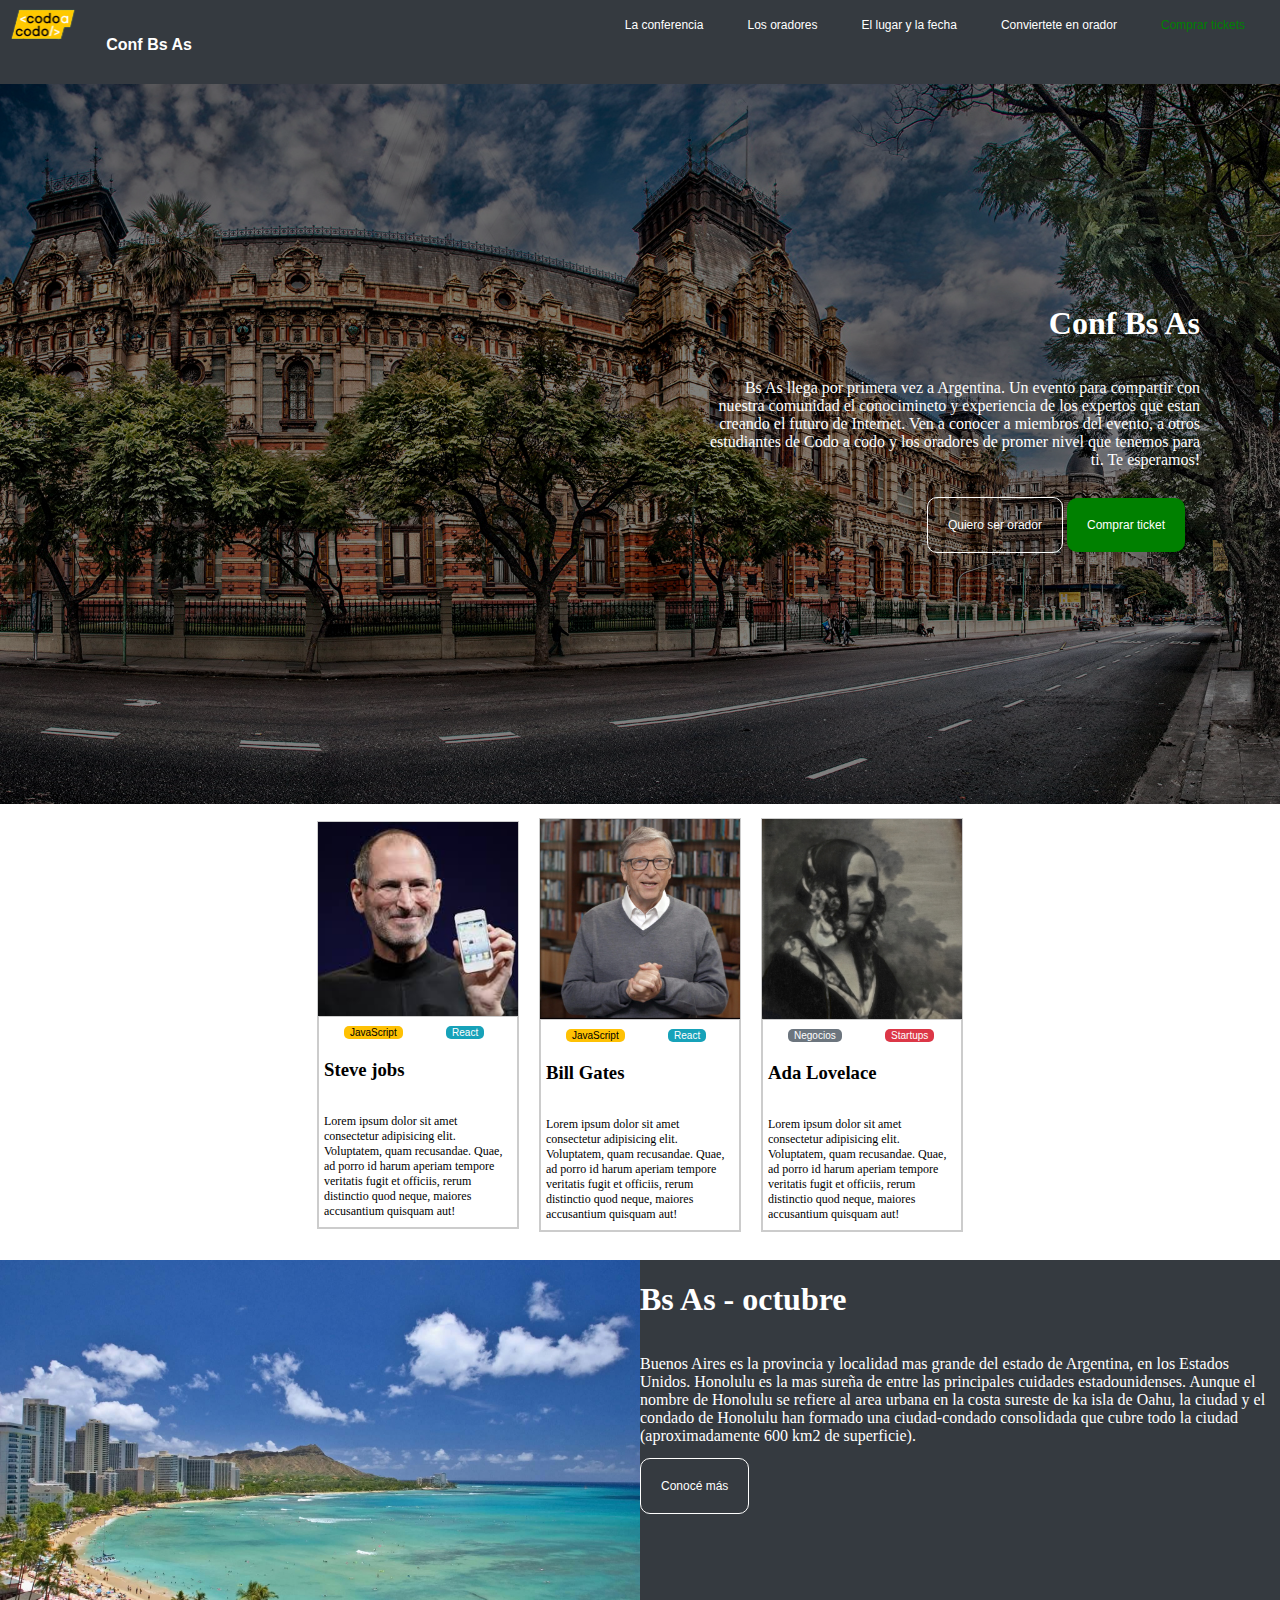
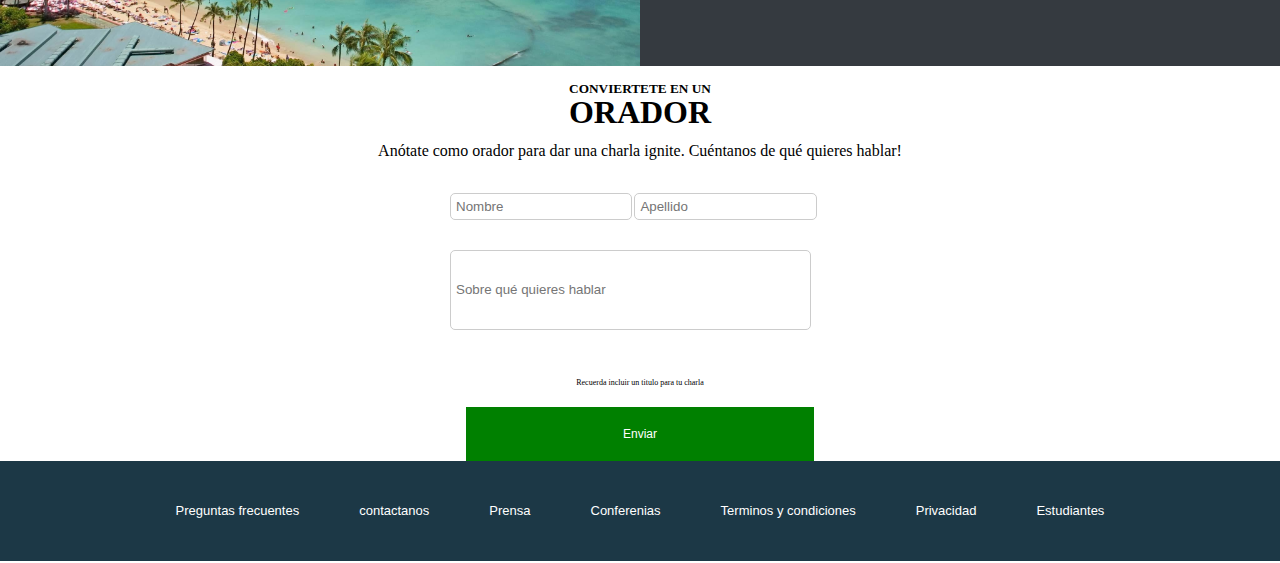
<file: index.html>
<!DOCTYPE html>
<html lang="en">
<head>
    <meta charset="UTF-8">
    <meta http-equiv="X-UA-Compatible" content="IE=edge">
    <meta name="viewport" content="width=device-width, initial-scale=1.0">
    <title>TPO codo a codo</title>
    <link rel="stylesheet" href="./style.css">
</head>
<body>
    <header> 
        <div class="logo">
            <img class="image_logo" src="./assets/img/codoacodo.png"> 
            <h2>Conf Bs As</h2>
        </div>
    <nav>
        <a href="">La conferencia</a>
        <a href="">Los oradores</a>
        <a href="">El lugar y la fecha</a>
        <a href="">Conviertete en orador</a>
        <a class="enlace_distint" href="./compratk.html">Comprar tickets</a>
    </nav>
    </header>
    <main>
        <img class="image_palacio" src="./assets/img/hawaii.jpg" alt="Palaciode aguas de Buenos Aires">
       <div class="card-float">
         <h1>Conf Bs As</h1>
         <p>Bs As llega por primera vez a Argentina. Un evento para compartir con nuestra comunidad el conocimineto y experiencia de los expertos que estan creando el futuro de Internet. Ven a  conocer a miembros del evento, a otros estudiantes de Codo a codo y los oradores de promer nivel que tenemos para ti. Te esperamos!</p>
            <div class="container-enlace">
                <a class="enlace-1" href="">Quiero ser orador</a>
                <a class="enlace-2" href="./compratk.html">Comprar ticket</a>
            </div>       
        </div>
    </main>
    <section class="container-oradores">
        <div class="card">
            <img src="./assets/img/steve.jpg" alt="steve">
           <div class="card_body">
                <a href="https://developer.mozilla.org/en-US/docs/Web/JavaScript">
                <button type="button" class="boton_java">JavaScript</button>
                </a>
                <a href="https://developer.mozilla.org/en-US/docs/Learn/Tools_and_testing/Client-side_JavaScript_frameworks/React_getting_started">
                <button type="button" class="boton_react">React</button>
            </a>
            <h3>Steve jobs</h3>
            <p>Lorem ipsum dolor sit amet consectetur adipisicing elit. Voluptatem, quam recusandae. Quae, ad porro id harum aperiam tempore veritatis fugit et officiis, rerum distinctio quod neque, maiores accusantium quisquam aut!</p>
            </div>    
        </div>
        <div class="card">
            <img src="./assets/img/bill.jpg" alt="bill">
            <div class="card_body">
            <a href="https://developer.mozilla.org/en-US/docs/Web/JavaScript">
                <button type="button" class="boton_java">JavaScript</button>
            </a>
            <a href="https://developer.mozilla.org/en-US/docs/Learn/Tools_and_testing/Client-side_JavaScript_frameworks/React_getting_started">
                <button type="button" class="boton_react">React</button>
            </a>
            <h3>Bill Gates</h3>
            <p>Lorem ipsum dolor sit amet consectetur adipisicing elit. Voluptatem, quam recusandae. Quae, ad porro id harum aperiam tempore veritatis fugit et officiis, rerum distinctio quod neque, maiores accusantium quisquam aut!</p>
        </div>
        </div>
        <div class="card">
            <img src="./assets/img/ada.jpeg" alt="ada">
            <div class="card_body">
            <a href="https://es.wikipedia.org/wiki/Negocio">
                <button type="button" class="boton_negocios">Negocios</button>
                </a>
                <a href="https://es.wikipedia.org/wiki/Empresa_emergente">
                    <button type="button" class="boton_startups">Startups</button>  
            </a>
             <h3>Ada Lovelace</h3>
            <p>Lorem ipsum dolor sit amet consectetur adipisicing elit. Voluptatem, quam recusandae. Quae, ad porro id harum aperiam tempore veritatis fugit et officiis, rerum distinctio quod neque, maiores accusantium quisquam aut!</p>
        </div>     
        </div>
        
    </section>
    <br>
    <section class="container_informacion">
        <img class="image_playa" src="./assets/img/honolulu.jpg" alt="honolulu">
        <div class="info_playa">
          <h1>Bs As - octubre</h1>
          <p>Buenos Aires es la provincia y localidad mas grande del estado de Argentina, en los Estados Unidos. Honolulu es la mas sureña de entre las principales cuidades estadounidenses. Aunque el nombre de Honolulu se refiere al area urbana en la costa sureste de ka isla de Oahu, la ciudad  y el condado de Honolulu han formado una ciudad-condado consolidada que cubre todo la ciudad (aproximadamente 600 km2 de superficie). </p>
          <div class="container-enlace2">
            <a class="enlace-3" href="">Conocé más</a>
           </div>       
        </div>    
    </section>
    <selection class="container_orador">
        <div class="container_orador2">
            <h5>CONVIERTETE EN UN</h5>
            <h1>ORADOR</h1>
            <p>Anótate como orador para dar una charla ignite. Cuéntanos de qué quieres hablar! </p>
        </div>
            <form>
                <div class="form-group">
                    <input type="text" id="nombre" name="nombre" placeholder="Nombre">
                    <input type="text" id="apellido" name="apellido" placeholder="Apellido">
                </div>
                <div class="form-group">
                    <input type="text" id="sobre-que-quieres-hablar" name="sobre-que-quieres-hablar" placeholder="Sobre qué quieres hablar">
                </div>
            </form>
            <p class="recuerda">Recuerda incluir un titulo para tu charla</p>
            <a class="enlace-4" href="">Enviar</a>

         </div>       
      </selection>
    <footer>
        <nav class="container-pie">
            <ul >
                <li><a href="">Preguntas frecuentes</a></li>
                <li><a href="">contactanos</a></li>
                <li><a href="">Prensa</a></li>
                <li><a href="">Conferenias</a></li>
                <li><a href="">Terminos y condiciones</a></li>
                <li><a href="">Privacidad</a></li>
                <li><a href="">Estudiantes</a></li>
            </ul>
        </nav>    
    </footer>
 </body>

</html>
</file>
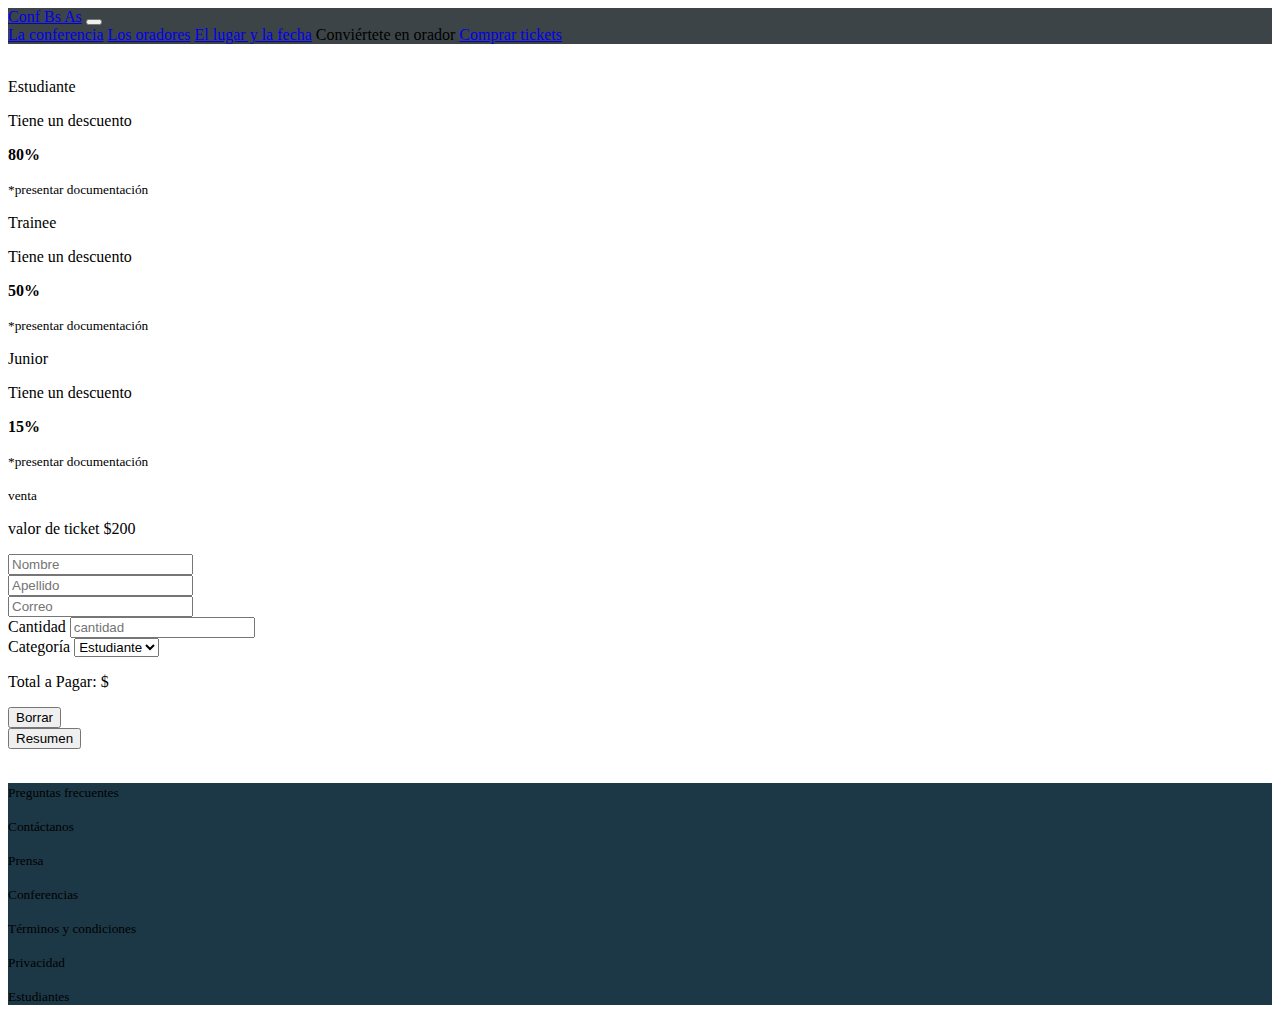
<file: compratk.html>
<!DOCTYPE html>
<html lang="es">
  <head>
    <meta charset="UTF-8" />
    <meta http-equiv="X-UA-Compatible" content="IE=edge" />
    <meta name="viewport" content="width=device-width, initial-scale=1.0" />
   

    <link
      href="https://cdn.jsdelivr.net/npm/bootstrap@5.0.2/dist/css/bootstrap.min.css"
      rel="stylesheet"
      integrity="sha384-EVSTQN3/azprG1Anm3QDgpJLIm9Nao0Yz1ztcQTwFspd3yD65VohhpuuCOmLASjC"
      crossorigin="anonymous"
    />

    <script type="text/javascript" src="./scripts.js"></script>
    <title>Conf Bs As</title>
  </head>
  <body>
    <nav
      class="navbar navbar-expand-lg navbar-light px-5 pb-3"
      style="background-color: #3d4447"
    >
      
        <a class="navbar-brand text-white" href="./index.html">Conf Bs As</a>
        <button
          class="navbar-toggler"
          type="button"
          data-bs-toggle="collapse"
          data-bs-target="#navbarNavAltMarkup"
          aria-controls="navbarNavAltMarkup"
          aria-expanded="false"
          aria-label="Toggle navigation"
        >
          <span class="navbar-toggler-icon"></span>
        </button>
        <div
          class="collapse navbar-collapse justify-content-end"
          id="navbarNavAltMarkup"
        >
          <div class="navbar-nav">
            <a class="nav-link  text-white-50" aria-current="page" href="#"
              >La conferencia</a
            >
            <a class="nav-link text-white-50" href="./index.html">Los oradores</a>
            <a class="nav-link text-white-50" href="./index.html">El lugar y la fecha</a>
            <a class="nav-link active text-white">Conviértete en orador</a>
            <a class="nav-link text-success" href="./compratk.html">Comprar tickets</a
            >
          </div>
        </div>
      </div>
    </nav>
    <br>
    <div class="container fluid d-flex justify-content-center ">
    <div class="card-group "  style="width: 46rem;">
      <div class="card border border-primary text-center mx-1">
        <div class="card-body">
          <p class="card-text h4">Estudiante</p>
          <p class="card-text">Tiene un descuento</p>
          <p class="card-text"> <strong>80%</strong></p>
          <p class="card-text text-muted"> <small> *presentar documentación</small></p>
        </div>
      </div>
      <div class="card border border-success text-center mx-1" >
        <div class="card-body">
          <p class="card-text h4">Trainee</p>
          <p class="card-text">Tiene un descuento</p>
          <p class="card-text"> <strong>50%</strong></p>
          <p class="card-text text-muted"><small> *presentar documentación</small></p>
        </div>
      </div>
      <div class="card border border-warning text-center mx-1" >
        <div class="card-body">
          <p class="card-text h4">Junior</p>
          <p class="card-text">Tiene un descuento</p>
          <p class="card-text"> <strong>15%</strong></p>
          <p class="card-text text-muted"><small> *presentar documentación</small></p>
        </div>
      </div>
    </div>
  </div>
    <div>
      <p class="text-uppercase pt-2 mb-0 text-center">
        <small>venta</small>
      </p>
      <p class="h3 text-uppercase text-center">valor de ticket $200</p>
    </div>

    <div class="container-fluid col-9">
    <form class="row g-3" id="compraEntradas">
      
      <div class="col-md-6">
        <input type="text" class="form-control" id="inputNombre" placeholder="Nombre"  aria-label="Nombre" >
      </div>
      <div class="col-md-6">
        <input type="text" class="form-control" id="inputApellido" placeholder="Apellido"  aria-label="Apellido">
      </div>
      <div class="col-12">
        <input type="email" class="form-control" id="inputEmail" placeholder="Correo" aria-label="Correo">
      </div>
      
      <div class="col-md-6">
        <label for="inputCantidad" class="form-label">Cantidad</label>
        <input type="text" class="form-control" id="inputCantidad" placeholder="cantidad">
      </div>
      <div class="col-md-6">
        <label for="inputCategoria" class="form-label">Categoría</label>
        <select id="inputCategoria" class="form-select" >
          <option selected>Estudiante</option>
          <option>Trainee</option>
          <option>Junior</option>
          <option>General</option>
        </select>
      </div>
  
      <div class="alert alert-primary " role="alert" >
        <p class="mb-0" id="importeTotal">Total a Pagar: $</p>
      </div>
      
      <div class="col">
          <button class="btn btn-success col-sm-12  botonEnviar" type="button" id="btnBorrar" onclick="borrar();">Borrar</button>
      </div>
      <div class="col">
          <button class="btn btn-success col-sm-12 botonEnviar" type="button" id="btnResumen"  onclick="calcularTotal();">Resumen</button>
        </div>
      </div>
    
    </form>
  </div>
   
    <br>

    <footer class="container-fluid pie text-white pt-4">
      <nav
      style="background-color: rgb(28,56,70)" >
      <div class="container-fluid text-center">
        <div class="row">
          <div class="col">
            <p><small>Preguntas frecuentes</small></p>
          </div>
          <div class="col">
            <p><small>Contáctanos</small></p>
          </div>
          <div class="col">
            <p><small>Prensa</small></p>
          </div>
          <div class="col">
            <p><small>Conferencias</small></p>
          </div>
          <div class="col">
            <p><small>Términos y condiciones</small></p>
          </div>
          <div class="col">
            <p><small>Privacidad</small></p>
          </div>
          <div class="col">
            <p><small>Estudiantes</small></p>
          </div>
        </div>
      </div>
    </footer>

    <script
      src="https://cdn.jsdelivr.net/npm/bootstrap@5.0.2/dist/js/bootstrap.bundle.min.js"
      integrity="sha384-MrcW6ZMFYlzcLA8Nl+NtUVF0sA7MsXsP1UyJoMp4YLEuNSfAP+JcXn/tWtIaxVXM"
      crossorigin="anonymous"
    ></script>
  </body>
</html>
</file>
<file: style.css>
body{ 
    margin: 0;
    padding: 0;
    box-sizing: border-box;
}

header {
    background:rgb(53,58,64);
    width: 100%;
    
}
.image_logo{
    height: 50px;
    align-items: center;
}

h2{
    display: inline-block;
    color: white;
    font-size: 16px;
    font-family: Arial, Helvetica, sans-serif;
    margin:15px 0;
    padding: 15px;
    
}

.logo {
    display: inline-block;
;
}

nav{
    float:right ;
    padding: 15px ;
}

a{
    color: white;
    text-decoration: none;
    padding: 20px;
    font-size: 12px;
    font-family: Arial, Helvetica, sans-serif;
}

.enlace_distint{
    color: green;
}

main{
    /* height: 80px; */
    position: relative;
}

.image_palacio {
    width: 100%;
    overflow: hidden;
    filter: brightness(50%)

}

.card-float{
    position: absolute;
    right: 80px;
    top: 200px;
    width: 505px;
    color: white;
    font-weight: 300;
    text-align: right;
  

}

.enlace-1 {
    border: 1px solid white;
    border-radius: 10px;
}

.enlace-2 {
    background: green ;
    border-radius: 10px
    
}

p{
    padding: 15px 0;
}

.container-enlace {
    padding: 15px;

}

.card{
    display: inline-block;
  margin: 10px;
  border: 1px solid #ccc;
  width: 200px;
}
.card img {
    display: block;
    width: 100%;
    height: auto;
}

.container-oradores{
    display: flex;
    justify-content: center;
    align-items: center;
    flex-direction: row;
    flex-wrap: wrap;

}

.card_body{
    border: 1px solid #ccc;
    padding: 5px;
    height: 200px; /* mismo tamaño que la imagen */
    
}

.boton_java{
        background: rgb(254, 193, 4) ;
        border-radius: 5px;
       border-style:hidden;
       font-size: 10px;
    }

.boton_react{
    background: rgb(23, 162, 185) ;
    border-radius: 5px;
    border-style: hidden;
    color: white;  
    font-size: 10px
}
.boton_startups{
    background: rgb(220, 55, 71) ;
    border-radius: 5px;
    border-style: hidden;
      color: white;
      font-size: 10px
}

.boton_negocios{
    background: rgb(108, 117, 126) ;
    border-radius: 5px;
    border-style: hidden;
    color: white;  
    font-size: 10px
}

.card p{
    font-size: 12px;
}

.container_informacion {
    display: flex;
    width: 100%;
   
}

.image_playa{
    width: 50%;
    overflow: hidden;
}

.info_playa { 
    float: right;
    background:rgb(53,58,64);
    width: 50%;
    color: white;
      }

.enlace-3 {
    border: 1px solid white;
    border-radius: 10px;
}

.container_orador{
    display: flex;
    align-items: center;
    justify-content: center;
    flex-direction: column;
    font-size: 8px;
    }

.container_orador2{
    text-align: center;
    margin-bottom: 10px;
    margin-top: 0;
    font-size: 2em;
    line-height: 0.1em;
}
 form {
        display: flex;
        flex-direction: column;
        
 }
 input[type="text"] {
    display:  inline-block;
    width: calc(50% - 5px);
    padding: 5px;
    margin-bottom: 10px;
    border: 1px solid #ccc;
    border-radius: 5px;
    box-sizing: border-box;
}


.form-group {
    margin-bottom: 20px;
    
    }

#nombre,
#apellido,
#sobre-que-quieres-hablar {
    display: inline-block;
    margin-right: 0px;
    width: 48%;
}

#nombre {
    margin-right: 0px;
    }

#sobre-que-quieres-hablar {
    display: inline-block;
  width: 95%;
  margin-right: 10px;
  height: 80px;
}

.recuerda{
    text-align: left;
    line-height: 0.1em;
}
.enlace-4 {
    background: green ;
    width: 24%;
    border-radius: 0px;
    text-align: center;
    
}
.container-pie ul {
    display: flex;
    flex-wrap: wrap;
    justify-content: center;
    list-style: none;
    padding: 0;
    margin: 0;
  }
  
  .container-pie li {
    margin: 0 10px;
    font-size: 13px;
  }
  
  .container-pie a {
    color: white;
    text-decoration: none;
    font-size: 13px;
    white-space: nowrap;
    display: block;
    margin: 10px 0;
  }



ul {
    list-style-type: none;
}

footer {
    background:rgb(28,56,70);
    width: 100%;
    height: 100px;
    display: flex;
    align-items: center;
    justify-content: center;
}
</file>
